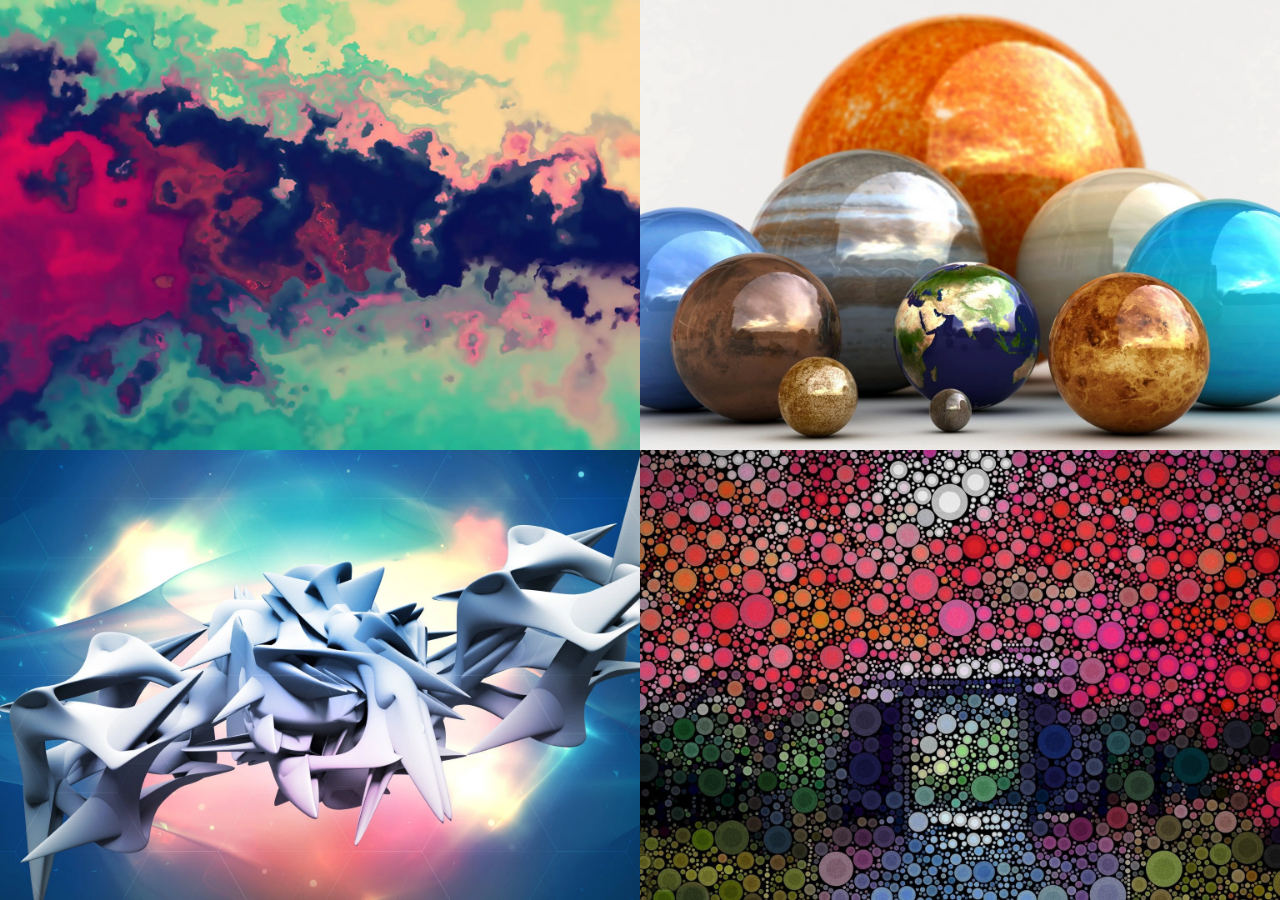
<file: index.html>
<!DOCTYPE html>
<html lang="EN">
<head>
  <meta http-equiv="Content-Type" content="text/html; charset=UTF-8">
  <meta name="viewport" content="width=device-width, initial-scale=1">
  <link rel="icon" type="image/x-icon" href="/images/robot.svg">
  <link rel="stylesheet" href="css/defaults.css">
  <!-- Uncomment the line below if you want the timer to appear in the center of the display; it is mostly used for debugging; default.css sets the id=timer to display: none;
   timer.css sets id=timer to display: block; 
  <! For the timer to appear you must also you must also have the line below to your template, after "<div id="slideshow_parent" class="grid-container"></div>":
  <div id="timer" class="timer">00:00</div>;
  See the template, "single_1_timer.html" for an example.
  If you do not want to have it in the center of the screen, or want different styling: create a new class and add it to timer.css.  Then the line in your template would be:
  <div id="timer" class="NEWCLASSNAME">00:00</div>;
  You must leave the id=timer in place, it only determines the visibilty of the timer: everything is handled by the timer class.
  -->
  <!-- <link rel="stylesheet" href="css/timer.css"> -->
</head>
<body>
<script src="scripts/timer.js"></script>  
<script src="scripts/videowall.js"></script> 
</body>
</html>
</file>
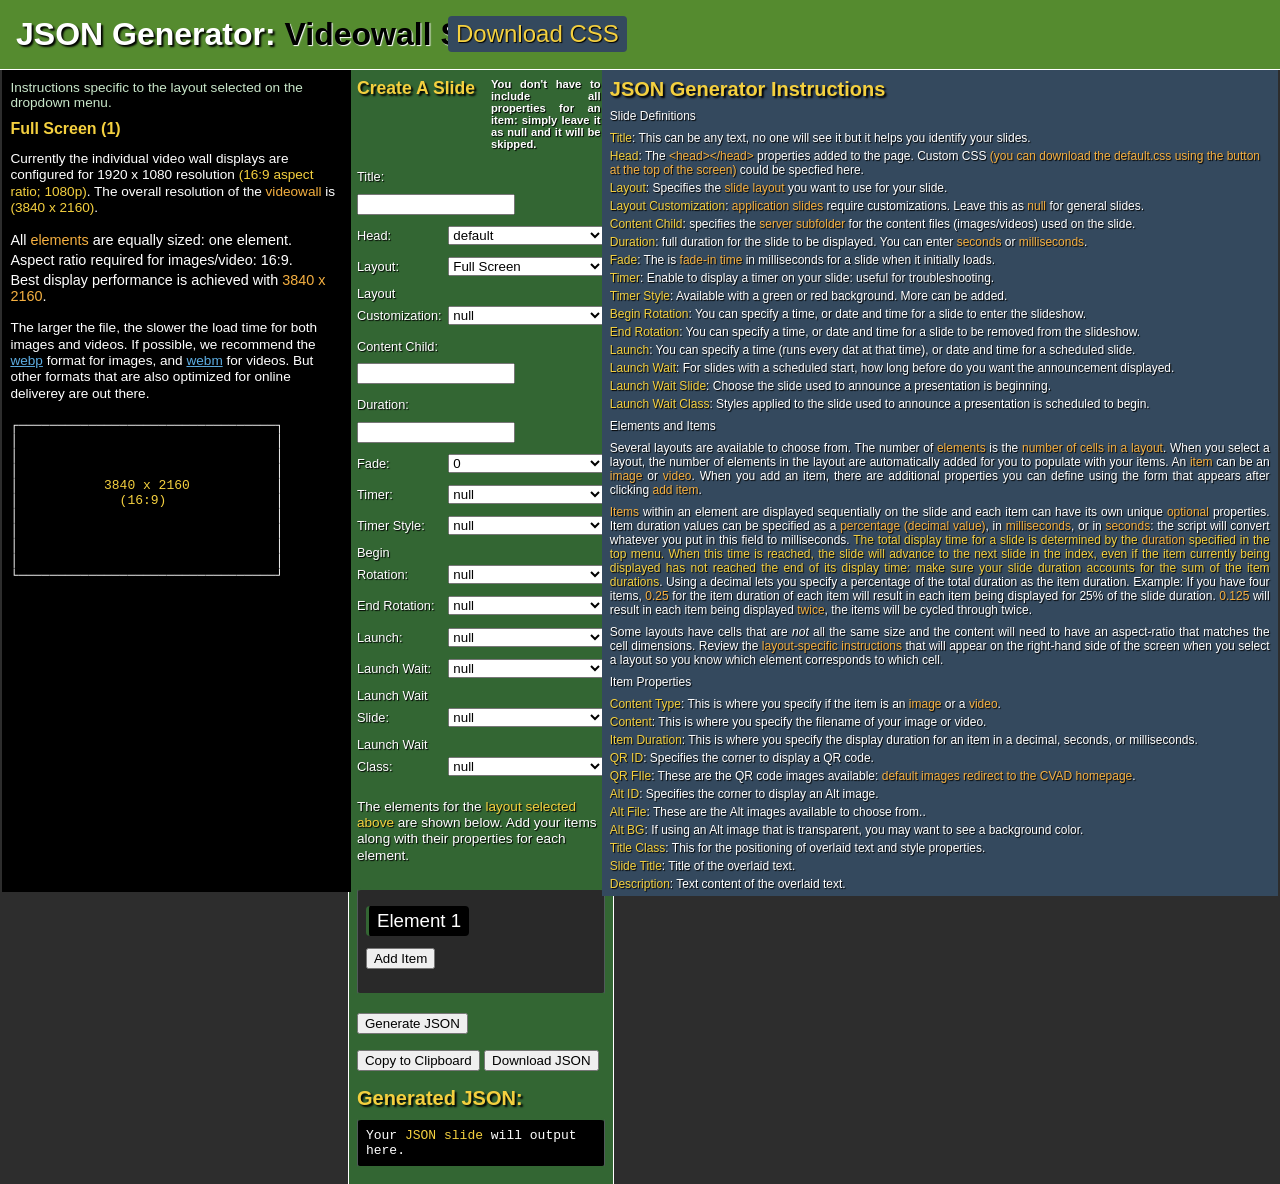
<file: json/index.html>
<!DOCTYPE html>
<html lang="EN">
<head>
  <meta charset="UTF-8">
  <meta name="viewport" content="width=device-width, initial-scale=1">
  <link rel="icon" type="image/x-icon" href="../images/robot.svg">
  <title>JSON Generator</title>
  <link rel="stylesheet" href="css/json_defaults.css">
  <script src="scripts/json_create.js"></script>
  <style>

  </style>
</head>
<body>
  <button id="download" title="Download the CSS used with the videowall_app for customization.">Download CSS</button>
  <h1>JSON Generator: <span>Videowall Slide Maker</span></h1>
  <div class="container">
    <div id="middle" class="column">
      <form>
        <div class="oneline">
          <h2>Create A Slide</h2>
          <h5>You don't have to include all properties for an item: simply leave it as null and it will be skipped.</h5>
        </div>
        <!-- Static Slide-Level Fields -->
        <label>
          <span class="label-text">Title: </span>
          <input type="text" id="title">
        </label><br>
        
        <label>
          <span class="label-text">Head: </span> 
          <select id="head"></select>
        </label><br>
        <div id="headInputContainer" style="display:none;">
          <input type="text" id="head_input" placeholder="enter custom text" class="custom_json">
        </div>
        
        <label>
          <span class="label-text">Layout: </span>
          <select id="layoutType"></select>
        </label><br>
        
        <label>
          <span class="label-text">Layout Customization: </span>
          <select id="layout_Customization"></select>
        </label><br>
        <div id="layout_CustomizationInputContainer" style="display:none;">
          <input type="text" id="layout_Customization_input" placeholder="enter custom text" class="custom_json">
        </div>
        
        <label>
          <span class="label-text">Content Child: </span>
          <input type="text" id="contentChild">
        </label><br>
        
        <label>
          <span class="label-text">Duration: </span>
          <input type="text" id="duration">
        </label><br>
        
        <label>
          <span class="label-text">Fade: </span>
          <select id="fade"></select>
        </label><br>
        <div id="fadeInputContainer" style="display:none;">
          <input type="text" id="fade_input" placeholder="enter custom text" class="custom_json">
        </div>
        
        <label>
          <span class="label-text">Timer: </span>
          <select id="timer"></select>
        </label><br>
        
        <label>
          <span class="label-text">Timer Style: </span>
          <select id="timerStyle"></select>
        </label><br>
        <div id="timerStyleInputContainer" style="display:none;">
          <input type="text" id="timerStyle_input" placeholder="enter custom text" class="custom_json">
        </div>
        
        <label>
          <span class="label-text">Begin Rotation: </span>
          <select id="beginRotation"></select>
        </label><br>
        <div id="beginRotationInputContainer" style="display:none;">
          <input type="text" id="beginRotation_input" placeholder="enter custom text" class="custom_json">
        </div>
        
        <label>
          <span class="label-text">End Rotation: </span>
          <select id="endRotation"></select>
        </label><br>
        <div id="endRotationInputContainer" style="display:none;">
          <input type="text" id="endRotation_input" placeholder="enter custom text" class="custom_json">
        </div>
        
        <label>
          <span class="label-text">Launch: </span>
          <select id="launch"></select>
        </label><br>
        <div id="launchInputContainer" style="display:none;">
          <input type="text" id="launch_input" placeholder="enter custom text" class="custom_json">
        </div>
        
        <label>
          <span class="label-text">Launch Wait: </span>
          <select id="launch_wait"></select>
        </label><br>
        
        <label>
          <span class="label-text">Launch Wait Slide: </span>
          <select id="launch_wait_slide"></select>
        </label><br>
        <div id="launchWaitSlideInputContainer" style="display:none;">
          <input type="text" id="launch_wait_slide_input" placeholder="enter custom text" class="custom_json">
        </div>
        
        <label>
          <span class="label-text">Launch Wait Class: </span>
          <select id="launch-wait-class"></select>
        </label><br>
        <div id="launch-wait-classInputContainer" style="display:none;">
          <input type="text" id="launch-wait-class_input" placeholder="enter custom text" class="custom_json">
        </div>
        
        <p class="insert_elements">
          The elements for the <b>layout selected above</b> are shown below.
          Add your items along with their properties for each element.
        </p>
        <!-- Dynamic Items Container -->
        <div id="elements"></div>
        <br>
        <button type="submit" id="generateJsonButton">Generate JSON</button>
      </form>
      <div class="exportJSON">
        <button onclick="copyToClipboard()">Copy to Clipboard</button>
        <button onclick="downloadJSON()">Download JSON</button>
      </div>
      <h2>Generated JSON:</h2>
      <pre id="output">Your <b>JSON slide</b> will output here.</pre>
    </div>
    <div id="instructions" class="column"></div>
    <div id="layout-info" class="column">
      <p>Loading layout details...</p>
    </div>
  </div>
  <script>
    document.getElementById('download').addEventListener('click', function() {
      // Use fetch to get the CSS file as a blob.
      fetch('/developr/videowall/css/defaults.css')
        .then(response => {
          if (!response.ok) {
            throw new Error('Network response was not ok');
          }
          return response.blob();
        })
        .then(blob => {
          // Create a temporary URL for the blob.
          const url = window.URL.createObjectURL(blob);
          const a = document.createElement('a');
          a.style.display = 'none';
          a.href = url;
          // Set the filename for the downloaded file.
          a.download = 'videowall.css';
          document.body.appendChild(a);
          a.click();
          // Cleanup the URL and remove the element.
          window.URL.revokeObjectURL(url);
          document.body.removeChild(a);
        })
        .catch(error => {
          console.error('Download error:', error);
          alert('Failed to download the CSS file.');
        });
    });
  </script>
</body>
</html>
</file>
<file: css/defaults.css>
/* This the default.css for the videowall_app: renamed videoall.css for the download.
   You can customize to your liking to use with the app.  
   It controls the layouts, element positioning, and other styles 

   videowall_app 
   github repo: https://github.com/imagelessthought/videowall_app 
   https://imagelessthought.github.io/ 
   baggett.michael@gmail.com 

  also visit https://divisionbyinfinity.github.io/ 
  Division By Infinity has some more advanced apps you may find useful, including IoT solutions */

body,
html {
  margin: 0;
  padding: 0;
  width: 100%;
  height: 100%;
  background-color: #2d2d2d;
  font-family: "Open Sans", Helvetica, Arial, sans-serif;
  color: white;
  display: flex;
  justify-content: center;
  align-items: center;
  --slidefade: 2s;
}

/* Styles that Hide */

.null,
#null {
  display: none !important;
}

#timer {
  display: none !important;
}

#noshow,
.noshow {
  display: none !important;
}

/* Overlays for Text */

.overlay-center {
  position: absolute;
  top: 50%;
  left: 50%;
  transform: translate(-50%, -50%);
  display: flex;
  justify-content: center;
  align-items: center;
  text-align: center;
  width: 75%;
  height: 75%;
  pointer-events: none;
  box-sizing: border-box;

  .text-box {
    display: flex;
    justify-content: center;
    align-items: center;
    flex-direction: column;
    width: 100%;
    max-width: 100%;
    height: auto;
    box-sizing: border-box;
    background-color: rgba(236, 240, 241, 0.2);
    border-radius: 4px;
    margin: auto;
    padding: 0.5rem 1.5rem 1rem 1.5rem !important;

    > * {
      width: 100%;
      max-width: 100%;
    }

    h1 {
      text-shadow: #000 2px 2px 2px;
    }

    p {
      text-align: justify;
      margin: 0 .5rem 0.25rem .5rem;
      text-shadow: #000 1px 1px 1px;
      font-weight: 400;
      font-size: 1.15rem;
      line-height: 1.7;
    }
  }
}

.overlay-topleft {
  position: absolute;
  top: 25%; /* 50% of 1080px */
  left: 25%; /* 50% of 1920px */
  transform: translate(-50%, -50%);
  display: flex;
  justify-content: center;
  align-items: flex-start;
  pointer-events: none;
  box-sizing: border-box;
  width: 30% !important;

  .text-box {
    display: flex;
    justify-content: center;
    align-items: center;
    flex-direction: column;
    width: 100%;
    height: 7rem;
    box-sizing: border-box;
    padding: 0.5rem 1.5rem 1rem 1.5rem;
    background-color: rgba(236, 240, 241, 0.2);
    border-radius: 4px;
    margin: auto;

    p {
      text-align: center;
      margin: 0 auto 0.25rem auto;
      text-shadow: #000 1px 1px 1px;
      font-weight: 400;
      font-size: 1.35rem;
      padding: 0 !important;
      width: 100% !important;
      height: 4rem;
    }
  }
}

.overlay-topleft-debug {
  position: absolute;
  top: 25%; /* 50% of 1080px */
  left: 25%; /* 50% of 1920px */
  transform: translate(-50%, -50%);
  display: flex;
  justify-content: center;
  align-items: flex-start;
  pointer-events: none;
  box-sizing: border-box;
  width: 30% !important;

  .text-box {
    display: flex;
    justify-content: center;
    align-items: center;
    flex-direction: column;
    width: 100%;
    height: 7rem;
    box-sizing: border-box;
    padding: 0.5rem 1.5rem 1rem 1.5rem;
    background-color: rgba(236, 240, 241, 0.2);
    border-radius: 4px;
    margin: auto;

    h1 {
      font-size: 1.25rem; /* Adjusted for debugging */
      text-shadow: none;
      color: #c0392b;
    }

    p {
      text-align: center;
      margin: 0 auto 0.25rem auto;
      text-shadow: #000 1px 1px 1px;
      font-weight: 400;
      font-size: 1rem;
      padding: 0 !important;
      width: 100% !important;
      height: 4rem;
    }
  }
}

.overlay-topright {
  position: absolute;
  top: 25%; /* 50% of 1080px */
  left: 75%; /* 50% of 1920px + move to the right */
  transform: translate(-50%, -50%);
  display: flex;
  justify-content: center;
  align-items: flex-start;
  pointer-events: none;
  box-sizing: border-box;
  width: 30% !important;

  .text-box {
    display: flex;
    justify-content: center;
    align-items: center;
    flex-direction: column;
    width: 100% !important;
    height: 7rem;
    box-sizing: border-box;
    padding: 0.5rem 1.5rem 1rem 1.5rem;
    background-color: rgba(236, 240, 241, 0.2);
    border-radius: 4px;
    margin: auto;

    p {
      text-align: center;
      margin: 0 auto 0.25rem auto;
      text-shadow: #000 1px 1px 1px;
      font-weight: 400;
      font-size: 1.35rem;
      padding: 0 !important;
      width: 100% !important;
      height: 4rem;
    }
  }
}

.overlay-description {
  position: absolute;
  bottom: 0.25rem !important;
  left: 0.25rem !important;
  display: flex;
  justify-content: center;
  align-items: center;
  text-align: center;
  width: 85%;
  pointer-events: none;
  box-sizing: border-box;
  padding: 0 !important;
  margin: 0 !important;
  .text-box {
    display: flex;
    justify-content: center;
    align-items: flex-start;
    flex-direction: column;
    width: 100%;
    max-width: 100%;
    height: auto;
    box-sizing: border-box;
    background-color: transparent;
    border-radius: 4px;
    padding: 0 !important;
    margin: 0 !important;

    > * {
      width: 100%;
      max-width: 100%;
      padding: 0 !important;
      margin: 0 !important;
      text-align: left !important;
    }

    h1 {
      font-size: 0.85rem;
      text-shadow: #000 2px 2px 2px;
    }

    p {
      text-align: left;
      text-shadow: #000 1px 1px 1px;
      font-weight: 400;
      font-size: 0.7rem;
    }
  }
}

/* Presentation Countdown Timer */

#countdown_red {
  width: 8em;
  position: absolute;
  top: 50%;
  right: 50%;
  width: fit-content;
  padding: 1rem;
  opacity: 0.8 !important;
  background-color: rgba(244, 67, 54, 0.8);
}

#countdown {
  position: absolute;
  top: 75%;
  left: 75%;
  transform: translate(-50%, -50%);
  border-radius: 4px;
  font-size: 7rem;
  text-shadow: #000 1px 1px 1px;
  margin: 0;
}

.countdown_bottom-right {
  width: fit-content;
  padding: 1rem 1.5rem;
  opacity: 0.8 !important;
  background-color: rgba(0, 133, 62, 0.8);
}

#scheduled_start {
  position: absolute;
  top: 64%;
  left: 75%;
  transform: translate(-50%, -50%);
  margin: 0;
  border-radius: 4px;
}

.scheduled_start {
font-size: 1.25rem;
text-shadow: #000 1px 1px 1px;
}

.start_lead {
  color: yellow;
  text-shadow: #000 1px 1px 1px;
}

.text-box {
  h1 {
    text-align: center;
    margin: 0 auto .5rem auto;
    font-size: 2.5rem;
    color: #aed581;
    text-shadow: #fff 2px 2px 2px;
    padding: 0.5rem 0;
    border-radius: 10px;
    box-sizing: border-box;
  }

  p {
    b {
      text-shadow: #000 1px 1px 1px;
      color: #2ecc71;
    }

    strong {
      text-shadow: #000 1px 1px 1px;
      color: #f7dc6f;
    }
  }

  div {
    display: flex;
    justify-content: center;
    align-items: center;
    width: 90%;
    max-width: 90%;
    box-sizing: border-box;
    overflow: hidden; /* This prevents any child content from overflowing */

    img {
      margin: 10rem auto 0 auto;
      display: block; /* Using block instead of flex is usually sufficient */
      width: 30%;
      max-width: 30%; /* This ensures the image won't exceed the container's width */
      box-sizing: border-box;
      z-index: 9000;
      padding: 0 0.5rem;
    }
  }
}

/* Timer Stryles */

.timer-red {
  position: fixed;
  top: 50%;
  left: 50%;
  transform: translate(-50%, -50%);
  width: 5rem;
  text-align: center;
  background-color: #f44336;
  opacity: 0.5;
  text-shadow: 1px 1px 1px #000;
  color: white;
  padding: 0.7rem 1rem;
  font-size: 2rem;
  border-radius: 5px;
  z-index: 9000;
  /* font-family: Arial, sans-serif; */
}

.timer-green {
  position: fixed;
  top: 50%;
  left: 50%;
  transform: translate(-50%, -50%);
  width: 5rem;
  text-align: center;
  background-color: #00853e;
  opacity: 0.5;
  text-shadow: 1px 1px 1px #000;
  color: white;
  padding: 0.7rem 1rem;
  font-size: 2rem;
  border-radius: 5px;
  z-index: 9000;
  /*  font-family: Arial, sans-serif; */
}

#qr1,
#alt1,
#top-left {
  position: absolute; /* Position the QR div relative to .grid-item */
  top: 0; /* Align to the bottom */
  left: 0; /* Align to the right */
  margin: 0.5rem 0 0 0.5rem; /* Optional: Add some margin for spacing */
}

#qr2,
#alt2,
#top-right {
  position: absolute; /* Position the QR div relative to .grid-item */
  top: 0; /* Align to the bottom */
  right: 0; /* Align to the right */
  margin: 0.5rem 0.5rem 0 0; /* Optional: Add some margin for spacing */
}

#qr3,
#alt3,
#bottom-left {
  position: absolute; /* Position the QR div relative to .grid-item */
  bottom: 0; /* Align to the bottom */
  left: 0; /* Align to the right */
  margin: 0 0 0.25rem 0.5rem; /* Optional: Add some margin for spacing */
}

#qr4,
#alt4,
#bottom-right {
  position: absolute; /* Position the QR div relative to .grid-item */
  bottom: 0; /* Align to the bottom */
  right: 0; /* Align to the right */
  margin: 0 0.5rem 0.25rem 0; /* Optional: Add some margin for spacing */
}

.qrcode {
  border-radius: 4px;
  padding: 0;
  margin: 0 auto;

  img {
    width: 3rem !important;
    height: 3rem !important;
    max-width: 3rem;
    max-height: 3rem;
    z-index: 9001;
    border-radius: 4px;
    padding: 0;
    margin: 0;
  }
}

.altcode {
  border-radius: 4px;
  margin: 0 auto;

  img {
    width: 4rem !important;
    height: 4rem !important;
    max-width: 4rem;
    max-height: 4rem;
    z-index: 9002;
    border-radius: 4px;
    border-radius: 4px;
    padding: 0;
    margin: 0;
  }
}

.grid-item {
  position: relative; /* Ensure relative positioning for QR code */
}

.grid-container {
  position: relative; /* Ensure relative positioning for QR code */
  background-color: #000; /* Optional: background color */
}

/* Templates */

.single {
  height: 100vh; /* Full viewport height */
  margin: 0; /* Remove default margins */
  padding: 0; /* Remove default padding */

  .grid-container {
    display: flex; /* Use flexbox for centering */
    justify-content: center; /* Center content horizontally */
    align-items: center; /* Center content vertically */
    box-sizing: border-box;
    margin: 0; /* No margin */
    padding: 0; /* No padding */
    width: 100vw; /* Full width of the viewport */
    height: 100vh; /* Full height of the viewport */
    overflow: hidden; /* Ensure no content extends outside the container */
  }

  .grid-item {
    display: flex;
    justify-content: center;
    align-items: center;
    width: 100%; /* Fill container width */
    height: 100%; /* Fill container height */
    overflow: hidden; /* Prevent content overflow */
  }

  .grid-item video,
  .grid-item img {
    width: 100%; /* Stretch to fill container width */
    height: 100%; /* Stretch to fill container height */
    object-fit: contain; /* Ensure content fits without cropping */
  }

  .overlay-description {
    position: absolute;
    bottom: 1rem !important;
    left: 1.5rem !important;
    display: flex;
    justify-content: center;
    align-items: center;
    text-align: center;
    width: 85%;
    pointer-events: none;
    box-sizing: border-box;
    padding: 0 !important;
    margin: 0 !important;

    .text-box {
      display: flex;
      justify-content: center;
      align-items: flex-start;
      flex-direction: column;
      width: 100%;
      max-width: 100%;
      height: auto;
      box-sizing: border-box;
      background-color: transparent;
      border-radius: 4px;
      padding: 0 !important;
      margin: 0 !important;

      > * {
        width: 100%;
        max-width: 100%;
        padding: 0 !important;
        margin: 0 !important;
        text-align: left !important;
      }

      h1 {
        font-size: 1.75rem;
        text-shadow: #000 2px 2px 2px;
      }

      p {
        text-align: left;
        text-shadow: #000 1px 1px 1px;
        font-weight: 400;
        font-size: 1.1rem;
      }
    }
  }
}

/* 4 Cell */

.grid_4 {
  .grid-container {
    display: grid;
    grid-template-columns: 1fr 1fr;
    grid-template-rows: 1fr 1fr;
    width: 100vw;
    height: 100vh;
  }

  .grid-item {
    overflow: hidden;
    display: flex;
    justify-content: center;
    align-items: center;
  }

  .grid-item video,
  .grid-item img {
    width: 100%;
    height: 100%;
    object-fit: cover;
  }

  .overlay-description {
    position: absolute;
    bottom: 0.25rem !important;
    left: 0.25rem !important;
    display: flex;
    justify-content: center;
    align-items: center;
    text-align: center;
    width: 85%;
    pointer-events: none;
    box-sizing: border-box;
    padding: 0 !important;
    margin: 0 !important;
    .text-box {
      display: flex;
      justify-content: center;
      align-items: flex-start;
      flex-direction: column;
      width: 100%;
      max-width: 100%;
      height: auto;
      box-sizing: border-box;
      background-color: transparent;
      border-radius: 4px;
      padding: 0 !important;
      margin: 0 !important;

      > * {
        width: 100%;
        max-width: 100%;
        padding: 0 !important;
        margin: 0 !important;
        text-align: left !important;
      }

      h1 {
        font-size: 0.85rem;
        text-shadow: #000 2px 2px 2px;
      }

      p {
        text-align: left;
        text-shadow: #000 1px 1px 1px;
        font-weight: 400;
        font-size: 0.7rem;
      }
    }
  }
}

/* 16 Cell */

.grid_16 {
  height: 100vh; /* Full viewport height */
  margin: 0; /* Remove default margins */
  padding: 0; /* Remove default padding */

  .grid-container {
    display: flex; /* Use flexbox for centering */
    flex-wrap: wrap;
    justify-content: center; /* Center content horizontally */
    align-items: center; /* Center content vertically */
    box-sizing: border-box;
    margin: 0; /* No margin */
    padding: 0; /* No padding */
    width: 100vw; /* Full width of the viewport */
    height: 100vh; /* Full height of the viewport */
    overflow: hidden; /* Ensure no content extends outside the container */
  }

  .grid-item {
    display: flex;
    justify-content: center;
    align-items: center;
    width: 25%; /* Fill container width */
    height: 25%; /* Fill container height */
    overflow: hidden; /* Prevent content overflow */
  }

  .grid-item video,
  .grid-item img {
    width: 100%; /* Stretch to fill container width */
    height: 100%; /* Stretch to fill container height */
    object-fit: cover; /* Ensure content fits without cropping */
  }

  
  #qr1,
  #alt1,
  #top-left {
    position: absolute; /* Position the QR div relative to .grid-item */
    top: 0.1rem; /* Align to the bottom */
    left: 0.3rem; /* Align to the right */
    margin: 0; /* Optional: Add some margin for spacing */
  }

  #qr2,
  #alt2,
  #top-right {
    position: absolute; /* Position the QR div relative to .grid-item */
    top: 0.1rem; /* Align to the bottom */
    right: 0.3rem; /* Align to the right */
    margin: 0; /* Optional: Add some margin for spacing */
  }

  #qr3,
  #alt3,
  #bottom-left {
    position: absolute; /* Position the QR div relative to .grid-item */
    bottom: 0.1rem; /* Align to the bottom */
    left: 0.3rem; /* Align to the right */
    margin: 0; /* Optional: Add some margin for spacing */
  }

  #qr4,
  #alt4,
  #bottom-right {
    position: absolute; /* Position the QR div relative to .grid-item */
    bottom: 0.1rem; /* Align to the bottom */
    right: 0.3rem; /* Align to the right */
    margin: 0; /* Optional: Add some margin for spacing */
  }

  .qrcode img {
    width: 3rem !important;
    height: 3rem !important;
    max-width: 3rem;
    max-height: 3rem;
    z-index: 9001;
    border-radius: 4px;
    padding: 0;
    margin: 0;
  }

  .overlay-description {
    position: absolute;
    bottom: 0.25rem !important;
    left: 0.25rem !important;
    display: flex;
    justify-content: center;
    align-items: center;
    text-align: center;
    width: 85%;
    pointer-events: none;
    box-sizing: border-box;
    padding: 0 !important;
    margin: 0 !important;
    .text-box {
      display: flex;
      justify-content: center;
      align-items: flex-start;
      flex-direction: column;
      width: 100%;
      max-width: 100%;
      height: auto;
      box-sizing: border-box;
      background-color: transparent;
      border-radius: 4px;
      padding: 0 !important;
      margin: 0 !important;

      > * {
        width: 100%;
        max-width: 100%;
        padding: 0 !important;
        margin: 0 !important;
        text-align: left !important;
      }

      h1 {
        font-size: 0.85rem;
        text-shadow: #000 2px 2px 2px;
      }

      p {
        text-align: left;
        text-shadow: #000 1px 1px 1px;
        font-weight: 400;
        font-size: 0.7rem;
      }
    }
  }
}

/* 16 Cell Paded */

.grid_16_padded {
  height: 100vh; /* Full viewport height */
  margin: 0 !important; /* Remove default margins */
  padding: 0 !important; /* Remove default padding */

  .grid-container {
    display: flex; /* Use flexbox for centering */
    flex-wrap: wrap;
    justify-content: center; /* Center content horizontally */
    align-items: center; /* Center content vertically */
    box-sizing: border-box;
    margin: 0 !important; /* Remove default margins */
    padding: 0 !important; /* Remove default padding */
    width: 100vw; /* Full width of the viewport */
    height: 100vh; /* Full height of the viewport */
    overflow: hidden; /* Ensure no content extends outside the container */
    border: 0px solid #000;
  }

  .grid-item {
    position: relative;
    display: flex;
    justify-content: center;
    align-items: center;
    width: calc(25% - 6px); /* Fill container width */
    height: calc(25% - 6px); /* Fill container height */
    overflow: hidden; /* Prevent content overflow */
    padding: 3px;
  }

  .grid-item:nth-child(8n + 1),
  .grid-item:nth-child(8n + 3),
  .grid-item:nth-child(8n + 6),
  .grid-item:nth-child(8n + 8) {
    background-color: #000;
  }

  .grid-item:nth-child(8n + 2),
  .grid-item:nth-child(8n + 4),
  .grid-item:nth-child(8n + 5),
  .grid-item:nth-child(8n + 7) {
    background-color: #000;
  }

  .grid-item video,
  .grid-item img {
    width: 100%; /* Stretch to fill container width */
    height: 100%; /* Stretch to fill container height */
    object-fit: cover; /* Ensure content fits without cropping */
  }

  #qr1,
  #alt1,
  #top-left {
    position: absolute; /* Position the QR div relative to .grid-item */
    top: 0.3rem; /* Align to the bottom */
    left: 0.5rem; /* Align to the right */
    margin: 0; /* Optional: Add some margin for spacing */
  }

  #qr2,
  #alt2,
  #top-right {
    position: absolute; /* Position the QR div relative to .grid-item */
    top: 0.3rem; /* Align to the bottom */
    right: 0.5rem; /* Align to the right */
    margin: 0; /* Optional: Add some margin for spacing */
  }

  #qr3,
  #alt3,
  #bottom-left {
    position: absolute; /* Position the QR div relative to .grid-item */
    bottom: 0.3rem; /* Align to the bottom */
    left: 0.5rem; /* Align to the right */
    margin: 0; /* Optional: Add some margin for spacing */
  }

  #qr4,
  #alt4,
  #bottom-right {
    position: absolute; /* Position the QR div relative to .grid-item */
    bottom: 0.3rem; /* Align to the bottom */
    right: 0.5rem; /* Align to the right */
    margin: 0; /* Optional: Add some margin for spacing */
  }

  .qrcode img {
    width: 3rem !important;
    height: 3rem !important;
    max-width: 3rem;
    max-height: 3rem;
    z-index: 9001;
    border-radius: 4px;
    padding: 0;
    margin: 0;
  }

  .overlay-description {
    position: absolute!important;
    bottom: .5rem!important;
    left: .5rem!important;
    display: flex;
    justify-content: center;
    align-items: center;
    text-align: center;
    width: 85%;
    pointer-events: none;
    box-sizing: border-box;
    padding: 0 !important;
    margin: 0 !important;

    .text-box {
      display: flex;
      justify-content: center;
      align-items: flex-start;
      flex-direction: column;
      width: 100%;
      max-width: 100%;
      height: auto;
      box-sizing: border-box;
      background-color: transparent;
      border-radius: 4px;
      padding: 0 !important;
      margin: 0 !important;

      > * {
        width: 100%;
        max-width: 100%;
        padding: 0 !important;
        margin: 0 !important;
        text-align: left !important;
      }

      h1 {
        font-size: 0.85rem;
        text-shadow: #000 2px 2px 2px;
      }

      p {
        text-align: left;
        text-shadow: #000 1px 1px 1px;
        font-weight: 400;
        font-size: 0.7rem;
      }
    }
  }
}

/* Columns Span (Both) */

.columns {
  .grid-container {
    display: grid;
    grid-template-columns: 50% 50%; /* Two equal columns */
    grid-template-rows: 100%; /* One full-height row */
    width: 100vw; /* Full width of the viewport */
    height: 100vh; /* Full height of the viewport */
    margin: 0;
    padding: 0;
    overflow: hidden; /* Ensure no content extends outside the container */
  }

  .grid-item:first-child {
    grid-column: 1 / 2; /* Occupies the first column */
    grid-row: 1 / 2; /* Occupies the full row */
  }

  .grid-item:nth-child(2) {
    grid-column: 2 / 3; /* Occupies the second column */
    grid-row: 1 / 2; /* Occupies the full row */
  }

  .grid-item {
    display: flex;
    justify-content: center; /* Center content horizontally */
    align-items: center; /* Center content vertically */
    overflow: hidden;
  }

  .grid-item video,
  .grid-item img {
    width: 100%; /* Full width */
    height: 100%; /* Full height */
    object-fit: cover; /* Maintain aspect ratio, crop overflow */
  }
}

/* Rows Span (both) */

.rows {
  height: 100vh; /* Full viewport height */
  margin: 0; /* Remove default margins */
  padding: 0; /* Remove default padding */

  .grid-container {
    display: grid;
    grid-template-columns: 100%; /* One full-width column */
    grid-template-rows: 50% 50%; /* Two equal rows */
    width: 100vw; /* Full width of the viewport */
    height: 100vh; /* Full height of the viewport */
    margin: 0;
    padding: 0;
    overflow: hidden; /* Ensure no content extends outside the container */
  }

  .grid-item:first-child {
    grid-column: 1 / 2; /* Stays in the single column */
    grid-row: 1 / 2; /* Occupies the first half of the height */
  }

  .grid-item:nth-child(2) {
    grid-column: 1 / 2; /* Stays in the single column */
    grid-row: 2 / 3; /* Occupies the second half of the height */
  }

  .grid-item {
    display: flex;
    justify-content: center;
    align-items: center;
    overflow: hidden; /* Prevent content overflow */
  }

  .grid-item video,
  .grid-item img {
    width: 100%;
    height: 100%;
    object-fit: contain; /* Ensure content fits without cropping */
  }
}

/* Left Column Span */

.lcolumn {
  .grid-container {
    display: grid;
    grid-template-columns: 50% 50%; /* First column takes 50%, second column takes 50% */
    grid-template-rows: 50% 50%; /* Two equal rows for the second column */
    width: 100vw; /* Full width of the viewport */
    height: 100vh; /* Full height of the viewport */
    margin: 0;
    padding: 0;
    overflow: hidden; /* Ensure no content extends outside the container */
  }

  .grid-item:first-child {
    grid-column: 1 / 2; /* Occupies the first column */
    grid-row: 1 / 3; /* Spans two rows to occupy full height */
  }

  .grid-item:nth-child(2) {
    grid-column: 2 / 3; /* Second column */
    grid-row: 1 / 2; /* Top row of the second column */
  }

  .grid-item:nth-child(3) {
    grid-column: 2 / 3; /* Second column */
    grid-row: 2 / 3; /* Bottom row of the second column */
  }

  .grid-item {
    width: 100%;
    height: 100%;
    box-sizing: border-box;
  }

  .grid-item video,
  .grid-item img {
    width: 100%;
    height: 100%;
    object-fit: cover;
    position: relative;
  }
}

/* Right Column Spans */

.rcolumn {
  .grid-container {
    position: absolute;
    top: 0;
    left: 0;
    display: grid;
    grid-template-columns: 50% 50%; /* First column takes 50%, second column takes 50% */
    grid-template-rows: 50% 50%; /* Two equal rows for the first column */
    width: 100vw; /* Full width of the viewport */
    height: 100vh; /* Full height of the viewport */
    margin: 0;
    padding: 0;
    overflow: hidden; /* Ensure no content extends outside the container */
  }

  .grid-item:first-child {
    grid-column: 1 / 2; /* First column */
    grid-row: 1 / 2; /* Top row of the first column */
  }

  .grid-item:nth-child(2) {
    grid-column: 1 / 2; /* First column */
    grid-row: 2 / 3; /* Bottom row of the first column */
  }

  .grid-item:nth-child(3) {
    grid-column: 2 / 3; /* Occupies the second column */
    grid-row: 1 / 3; /* Spans two rows to occupy full height */
  }

  .grid-item {
    width: 100%;
    height: 100%;
    box-sizing: border-box;
  }

  .grid-item video,
  .grid-item img {
    width: 100%;
    height: 100%;
    object-fit: cover;
  }
}

/* Bottom Row Spans */

.brow {
  .grid-container {
    display: grid;
    grid-template-columns: 50% 50%; /* Two equal columns */
    grid-template-rows: 50% 50%; /* Two equal rows for the second column */
    width: 100vw; /* Full width of the viewport */
    height: 100vh; /* Full height of the viewport */
    margin: 0;
    padding: 0;
    overflow: hidden; /* Ensure no content extends outside the container */
  }

  .grid-item:first-child {
    grid-column: 1 / 2; /* First column */
    grid-row: 1 / 2; /* First row */
  }

  .grid-item:nth-child(2) {
    grid-column: 2 / 3; /* Second column */
    grid-row: 1 / 2; /* First row */
  }

  .grid-item:nth-child(3) {
    grid-column: 1 / 3; /* Occupies both columns */
    grid-row: 2 / 3; /* Second row */
  }

  .grid-item {
    width: 100%;
    height: 100%;
    box-sizing: border-box;
  }

  .grid-item video,
  .grid-item img {
    width: 100%;
    height: 100%;
    object-fit: cover;
    position: relative;
  }
}

/* Top Row Spans */

.trow {
  .grid-container {
    display: grid;
    grid-template-columns: 50% 50%; /* Two equal columns */
    grid-template-rows: 50% 50%; /* Two equal rows for the second column */
    width: 100vw; /* Full width of the viewport */
    height: 100vh; /* Full height of the viewport */
    margin: 0;
    padding: 0;
    overflow: hidden; /* Ensure no content extends outside the container */
  }

  .grid-item:first-child {
    grid-column: 1 / 3; /* Occupies both columns */
    grid-row: 1 / 2; /* First row (50% height) */
  }

  .grid-item:nth-child(2) {
    grid-column: 1 / 2; /* First column */
    grid-row: 2 / 3; /* Second row (50% height) */
  }

  .grid-item:nth-child(3) {
    grid-column: 2 / 3; /* Second column */
    grid-row: 2 / 3; /* Second row (50% height) */
  }

  .grid-item {
    width: 100%;
    height: 100%;
    box-sizing: border-box;
  }

  .grid-item video,
  .grid-item img {
    width: 100%;
    height: 100%;
    object-fit: cover;
    position: relative;
  }
}

.wait_launch {
  img {
    width: 75% !important;
    height: 75% !important;
    max-width: 75% !important;
    max-height: 75% !important;
    padding: 3rem !important;
    background-color: transparent !important;
    object-fit: contain !important;
  }
}
</file>
<file: css/timer.css>
#timer {
    display: block!important;
  }
</file>
<file: json/css/json_defaults.css>
body,
html {
  margin: 0;
  padding: 0;
  width: 100%;
  background-color: #2d2d2d;
  font-family: "Open Sans", Helvetica, Arial, sans-serif;
  color: white;
  scrollbar-width: none;
  -ms-overflow-style: none;
}

/* Download CSS Button */
#download {
  position: fixed;
  top: 1rem;
  left: 35%;
  padding: 0.25rem 0.5rem;
  background-color: #34495e;
  color: #f4d03f;
  border: none;
  border-radius: 4px;
  cursor: pointer;
  font-size: 1.5rem;
  text-shadow: #000 1px 1px 1px;
  z-index: 1000;
}

#download:hover {
  background-color: #000;
  color: #f4d03f;
  text-shadow: #e74c3c 1px 1px 1px;
}

#download:active {
  background-color: #e74c3c;
  color: #fff;
}

h1 {
  margin: 0;
  padding: 1rem;
  position: fixed;
  top: 0;
  left: 0;
  width: 100%;
  background-color: #558b2f;
  text-shadow: #000 2px 2px 2px;
  border-bottom: 1px solid #fff;


  > span {
    color: #000;
    text-shadow: #fff 1px 1px 1px;
  }
}

h2 {
  margin: 0;
  padding: 0;
  text-shadow: #000 2px 2px 2px;
  color: #f4d03f;
  font-size: 1.25rem;
}

h3 {
  margin: 0;
  padding: 0;
}

h4,
h5 {
  margin: .5rem 0 0 0;
  padding: 0;
}

a {
  color: #5dade2;
  text-shadow: #000 1px 1px 1px;
}

a:hover {
  background-color: #21618c;
  color: #f7dc6f;
}

a:active {
  background-color: #e74c3c;
  color: #f5b041;
}

b {
  color: #f4d03f;
  font-weight: 400;
}

strong {
  color: #f5b041;
  /* #26a69a; */
  font-weight: 400;
}

.container {
  display: flex;
  gap: 0 1rem;
  margin: 0 1rem;
  align-items: flex-start;
  /* Ensures children stay aligned at the top */
  height: auto;
}

.column {
  flex: 1;
  padding: 0.5rem;


  h2 {
    margin-top: 0;
  }
}

.insert_elements {
  margin: 1rem 0 1.5rem 0;
  font-size: .85rem;
  line-height: 1.2;
}

label {
  line-height: 1.7;
  margin-bottom: 0.25rem;
  width: 100%;
  max-width: 100%;
  display: inline-block;

  >span {
    display: inline-block;
  }
}

#elements {
  margin: 0;
  padding: 1rem 0.5rem;
  border: 1px solid #515a5a;
  border-bottom: 2px solid #336633;
  border-top: 2px solid #336633;
  border-radius: 4px;
  background-color: #292929;

  h3,
  h4 {
    text-shadow: #000 2px 2px 2px;
    ;
  }

  h3 {
    margin-bottom: .25rem;
    padding: .25rem .5rem .25rem 0.5rem;
    border-left: 3px solid #336633;
    background-color: #000;
    border-radius: 4px;
    width: fit-content;
    font-weight: 400;
  }

  > div:not(:first-child) > h3 {
    margin-top: .75rem!important; /* or whatever style you want */
  }

  h4 {
    color: #f4d03f;
    margin-bottom: .25rem;
  }

  button {
    margin: .5rem 0 .5rem 0;
  }

  /*
  input {
    margin: 0 !important;
    width: calc(62.75%);
    max-width: calc(62.75%);
  }
*/

  >div div h3 {
    margin: 0.5rem 0;
    padding: 0;
  }
}

#output {
  margin: 0.5rem 0 0.5rem 0;
  padding: 0.5rem;
  border: 1px solid #515a5a;
  border-bottom: 2px solid #336633;
  border-top: 2px solid #336633;
  border-radius: 4px;
  background-color: #000;
  white-space: pre-wrap;
}

.label-text {
  width: 35%;
  max-width: 35%;
  font-size: .8rem;
}

input {
  /* margin: 0 0.25rem; */
  width: calc(60.5%);
  max-width: calc(60.5%);
}

select {
  width: 62.5%;
  max-width: 62.5%;
}

form {
  margin-bottom: 1rem;
  padding: 0;
}

.exportJSON {
  margin-bottom: 1rem;
}

#layout-info {
  position: fixed;
  top: 4.4rem;
  left: 0.15rem;
  width: 26%;
  height: 89.5%;
  overflow-y: auto;
  background-color: #000;

  h2 {
    font-size: 1rem!important;
    margin-bottom: .5rem;
  }

  p {
    font-size: .85rem;
    line-height: 1.2!important;
  }
}

#layout-info::before {
  content: "Instructions specific to the layout selected on the dropdown menu.";
  display: block;
  color: #c8e6c9;
  margin-bottom: 0.5rem;
  padding: .1rem 0;;
  width: fit-content;
  text-shadow: #000 1px 1px 1px;
  border-radius: 4px;
  font-size: .85rem;
}

#instructions {
  position: fixed;
  top: 4.4rem;
  right: 0.15rem;
  width: 51.55%;
  height: 90%;
  overflow-y: auto;
  background-color: #34495e;
}

#middle {
  margin: 4.4rem 0 0 26.6%;
  padding-bottom: 0.;
  width: 19.9%;
  max-width: 19.9%;
  background-color: #336633;
  border-left: 1px solid #fff;
  border-right: 1px solid #fff;


  form h2:first-child {
    margin-bottom: 1rem;
  }
  span, p {
    text-shadow: #000 1px 1px 1px;
  }
}

.small {
  padding: 0;
  margin: 0.5rem 0;

  li {
    padding: 0;
    margin: 0 0 0.25rem 0;
    font-size: 0.75rem !important;
  }
}

.large {
  padding: 0;
  margin: 1rem 0;

  li {
    padding: 0;
    margin: 0 0 0.25rem 0;
    font-size: .9rem !important;
  }
}

.json_instructions {
  text-shadow: #000 1px 1px 1px;

  .instruction_title {
    color: #fff;
    text-shadow: #000 1px 1px 1px;
    margin: 0.5rem 0;
    border-radius: 4px;
    width: fit-content;
  }

  p {
    margin: 0.5rem 0;
    text-align: justify;
    font-size: 0.75rem;
  }

}

.contain-notes {
  border: 1px solid #000;
  padding: .5rem .5rem;
  margin-top: 1rem;
  background-color: #2d2d2d;

  h5 {
    margin: 0;
    padding: 0;
    font-size: .8rem;
    font-weight: 400;
  }

  h5:first-child {
    margin-bottom: .5rem;
  }
}

.oneline {
  display: flex;
  align-items: flex-start;
  width: 100%;
  max-width: 100% !important;
  margin-bottom: 0.75rem;
  text-shadow: #000 1px 1px 1px;
  flex-wrap: nowrap; /* keep everything on one line */

 strong {
  display: inline;
 }

  h2 {
    margin: 0 1rem 0 0 !important;
    padding: 0 !important;
    flex: 0 0 auto; /* only use as much space as the content needs */
    white-space: nowrap; /* prevent line break */
    font-size: 1.1rem;
  }

  h5 {
    margin: 0 !important;
    padding: 0 .3rem 0 0!important;
    flex: 1 1 0%; /* take the rest of the row */
    min-width: 0;
    display: flex;
    flex-wrap: wrap; /* wrap content inside */
    justify-content: flex-start;
    text-align: justify;
    font-size: .7rem;
  }
}

#layout_CustomizationInputContainer,
#headInputContainer,
#fadeInputContainer,
#timerStyleInputContainer,
#beginRotationInputContainer,
#endRotationInputContainer,
#launchInputContainer,
#launchWaitSlideInputContainer,
#launch-wait-classInputContainer {
  margin-left: 36%;
  width: 100%;
  margin-top: .15rem;
  margin-bottom: .3rem;

  input {
    width: 100%;
    background-color: gray;
    color: #fff;
  }
}

span[id^="qrIdInputContainer_"],
span[id^="qrFileInputContainer_"],
span[id^="altIdInputContainer_"],
span[id^="altFileInputContainer_"],
span[id^="altBgInputContainer_"],
span[id^="titleClassInputContainer_"] {
  margin-left: 36%;
  width: 100%;
  margin-top: .15rem;
  margin-bottom: .3rem;

  input {
    width: 100%;
    background-color: gray;
    color: #fff;
  }
}

::placeholder {
  color: #fff; /* or any color you want */
  opacity: 1;  /* optional: ensures it's fully opaque in some browsers */
}

.short {
  height: 5px;
  max-height: 5px;
}
</file>
